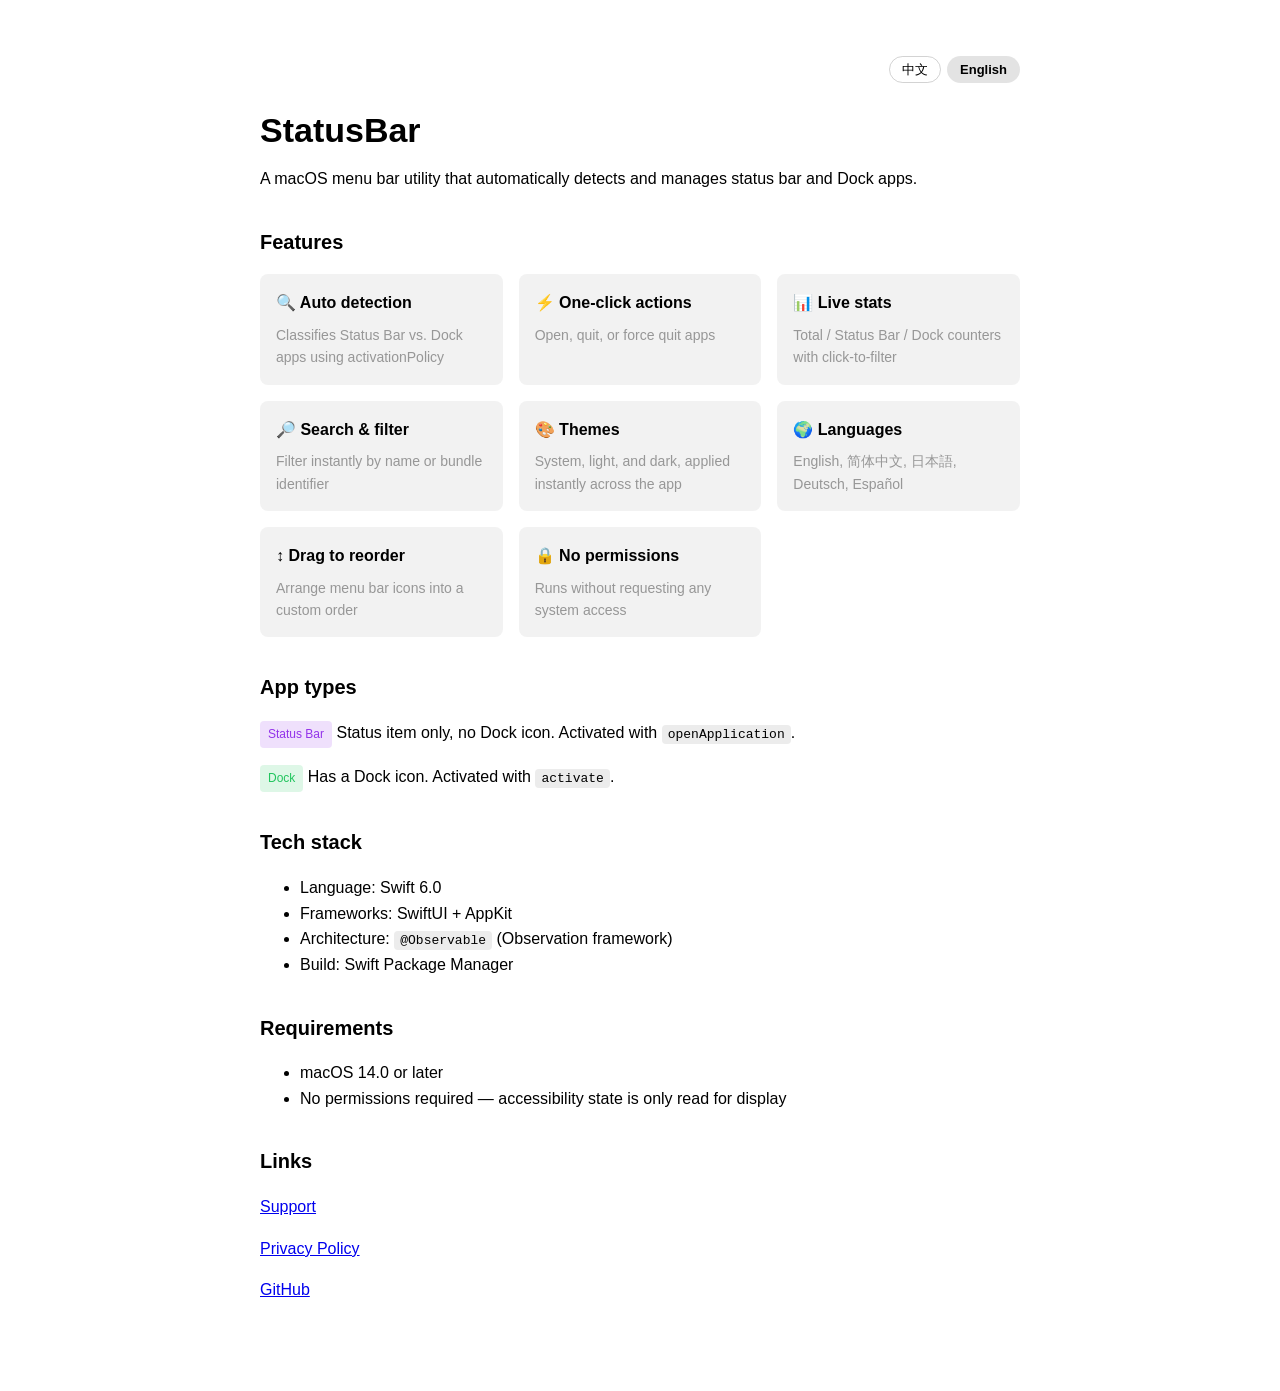
<file: docs/index.html>
<!doctype html>
<html lang="zh-CN">
  <head>
    <meta charset="utf-8">
    <meta name="viewport" content="width=device-width, initial-scale=1">
    <meta name="description" content="StatusBar — macOS menu bar manager that detects and manages status bar and Dock apps.">
    <title
      data-title-zh-CN="StatusBar - macOS 菜单栏管理工具"
      data-title-en="StatusBar - macOS Menu Bar Manager"
    >StatusBar - macOS 菜单栏管理工具</title>
    <link rel="stylesheet" href="./assets/site.css">
    <script src="./assets/i18n.js" defer></script>
  </head>
  <body>
    <main>
      <div class="lang-switch" data-lang-switch role="group" aria-label="Language / 语言">
        <button type="button" data-lang="zh-CN" aria-pressed="true">中文</button>
        <button type="button" data-lang="en" aria-pressed="false">English</button>
      </div>

      <section data-lang-block="zh-CN">
        <h1>StatusBar</h1>
        <p>macOS 菜单栏管理工具，自动检测并管理状态栏和 Dock 应用。</p>

        <h2>功能特性</h2>
        <div class="feature-grid">
          <div class="feature-card">
            <h3>🔍 自动检测</h3>
            <p>基于 activationPolicy 自动区分 Status Bar 和 Dock 应用</p>
          </div>
          <div class="feature-card">
            <h3>⚡ 一键操作</h3>
            <p>打开、退出、强制退出应用</p>
          </div>
          <div class="feature-card">
            <h3>📊 实时统计</h3>
            <p>Total / Status Bar / Dock 统计卡片，点击联动过滤</p>
          </div>
          <div class="feature-card">
            <h3>🔎 搜索过滤</h3>
            <p>按名称或 Bundle ID 快速搜索</p>
          </div>
          <div class="feature-card">
            <h3>🎨 外观主题</h3>
            <p>跟随系统 / 浅色 / 深色，全局即时生效</p>
          </div>
          <div class="feature-card">
            <h3>🌍 多语言</h3>
            <p>简体中文 / English / 日本語 / Deutsch / Español</p>
          </div>
          <div class="feature-card">
            <h3>↕️ 拖拽排序</h3>
            <p>拖拽调整菜单栏图标的自定义顺序</p>
          </div>
          <div class="feature-card">
            <h3>🔒 无需权限</h3>
            <p>运行时不请求任何系统权限</p>
          </div>
        </div>

        <h2>App 类型</h2>
        <p>
          <span class="badge badge-statusbar">Status Bar</span>
          仅有状态栏图标，无 Dock 图标。使用 <code>openApplication</code> 激活。
        </p>
        <p>
          <span class="badge badge-dock">Dock</span>
          有 Dock 图标。使用 <code>activate</code> 激活。
        </p>

        <h2>技术栈</h2>
        <ul>
          <li>语言：Swift 6.0</li>
          <li>框架：SwiftUI + AppKit</li>
          <li>架构：<code>@Observable</code>（Observation framework）</li>
          <li>构建：Swift Package Manager</li>
        </ul>

        <h2>系统要求</h2>
        <ul>
          <li>macOS 14.0+</li>
          <li>不请求任何权限：应用只读取辅助功能开关状态用于界面只读展示</li>
        </ul>

        <h2>链接</h2>
        <p><a href="./support/">技术支持</a></p>
        <p><a href="./privacy/">隐私政策</a></p>
        <p><a href="https://github.com/sky-jiangcheng/StatusBar">GitHub</a></p>
      </section>

      <section data-lang-block="en" hidden>
        <h1>StatusBar</h1>
        <p>A macOS menu bar utility that automatically detects and manages status bar and Dock apps.</p>

        <h2>Features</h2>
        <div class="feature-grid">
          <div class="feature-card">
            <h3>🔍 Auto detection</h3>
            <p>Classifies Status Bar vs. Dock apps using activationPolicy</p>
          </div>
          <div class="feature-card">
            <h3>⚡ One-click actions</h3>
            <p>Open, quit, or force quit apps</p>
          </div>
          <div class="feature-card">
            <h3>📊 Live stats</h3>
            <p>Total / Status Bar / Dock counters with click-to-filter</p>
          </div>
          <div class="feature-card">
            <h3>🔎 Search &amp; filter</h3>
            <p>Filter instantly by name or bundle identifier</p>
          </div>
          <div class="feature-card">
            <h3>🎨 Themes</h3>
            <p>System, light, and dark, applied instantly across the app</p>
          </div>
          <div class="feature-card">
            <h3>🌍 Languages</h3>
            <p>English, 简体中文, 日本語, Deutsch, Español</p>
          </div>
          <div class="feature-card">
            <h3>↕️ Drag to reorder</h3>
            <p>Arrange menu bar icons into a custom order</p>
          </div>
          <div class="feature-card">
            <h3>🔒 No permissions</h3>
            <p>Runs without requesting any system access</p>
          </div>
        </div>

        <h2>App types</h2>
        <p>
          <span class="badge badge-statusbar">Status Bar</span>
          Status item only, no Dock icon. Activated with <code>openApplication</code>.
        </p>
        <p>
          <span class="badge badge-dock">Dock</span>
          Has a Dock icon. Activated with <code>activate</code>.
        </p>

        <h2>Tech stack</h2>
        <ul>
          <li>Language: Swift 6.0</li>
          <li>Frameworks: SwiftUI + AppKit</li>
          <li>Architecture: <code>@Observable</code> (Observation framework)</li>
          <li>Build: Swift Package Manager</li>
        </ul>

        <h2>Requirements</h2>
        <ul>
          <li>macOS 14.0 or later</li>
          <li>No permissions required — accessibility state is only read for display</li>
        </ul>

        <h2>Links</h2>
        <p><a href="./support/">Support</a></p>
        <p><a href="./privacy/">Privacy Policy</a></p>
        <p><a href="https://github.com/sky-jiangcheng/StatusBar">GitHub</a></p>
      </section>
    </main>
  </body>
</html>
</file>
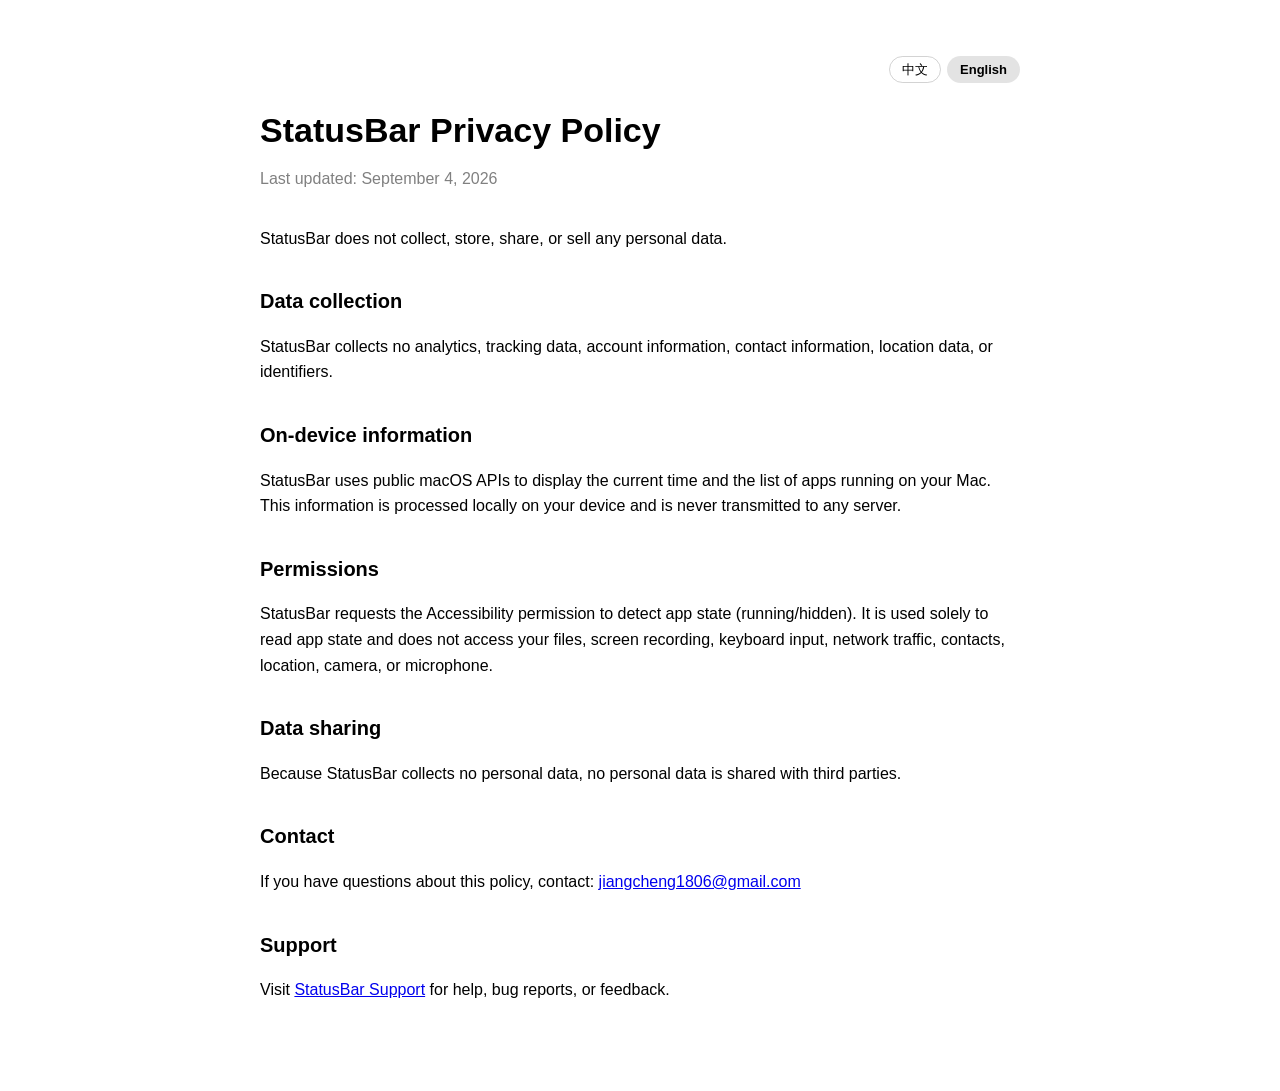
<file: docs/privacy/index.html>
<!doctype html>
<html lang="zh-CN">
  <head>
    <meta charset="utf-8">
    <meta name="viewport" content="width=device-width, initial-scale=1">
    <meta name="description" content="StatusBar Privacy Policy — StatusBar collects no personal data.">
    <title
      data-title-zh-CN="StatusBar - 隐私政策"
      data-title-en="StatusBar - Privacy Policy"
    >StatusBar - 隐私政策</title>
    <link rel="stylesheet" href="../assets/site.css">
    <script src="../assets/i18n.js" defer></script>
  </head>
  <body>
    <main>
      <div class="lang-switch" data-lang-switch role="group" aria-label="Language / 语言">
        <button type="button" data-lang="zh-CN" aria-pressed="true">中文</button>
        <button type="button" data-lang="en" aria-pressed="false">English</button>
      </div>

      <section data-lang-block="zh-CN">
        <h1>StatusBar 隐私政策</h1>
        <p class="muted">最后更新：2026年9月4日</p>

        <p>StatusBar 不收集、存储、共享或出售任何个人数据。</p>

        <h2>数据收集</h2>
        <p>StatusBar 不收集分析数据、跟踪数据、账户信息、联系信息、位置数据或标识符。</p>

        <h2>本地设备信息</h2>
        <p>StatusBar 使用公共 macOS API 来显示当前时间和 Mac 上正在运行的应用程序列表。这些信息在您的设备上本地处理，不会传输到任何服务器。</p>

        <h2>权限</h2>
        <p>StatusBar 请求 Accessibility 权限以检测应用状态（运行中/隐藏）。此权限仅用于读取应用状态，不访问您的文件、屏幕录制、键盘输入、网络流量、联系人、位置、摄像头或麦克风。</p>

        <h2>数据共享</h2>
        <p>由于 StatusBar 不收集个人数据，因此不与第三方共享个人数据。</p>

        <h2>联系</h2>
        <p>如果您对本隐私政策有任何疑问，请联系：<a href="mailto:jiangcheng1806@gmail.com">jiangcheng1806@gmail.com</a></p>

        <h2>支持</h2>
        <p>访问 <a href="./support/">StatusBar 支持</a> 获取帮助、错误报告或反馈。</p>
      </section>

      <section data-lang-block="en" hidden>
        <h1>StatusBar Privacy Policy</h1>
        <p class="muted">Last updated: September 4, 2026</p>

        <p>StatusBar does not collect, store, share, or sell any personal data.</p>

        <h2>Data collection</h2>
        <p>StatusBar collects no analytics, tracking data, account information, contact information, location data, or identifiers.</p>

        <h2>On-device information</h2>
        <p>StatusBar uses public macOS APIs to display the current time and the list of apps running on your Mac. This information is processed locally on your device and is never transmitted to any server.</p>

        <h2>Permissions</h2>
        <p>StatusBar requests the Accessibility permission to detect app state (running/hidden). It is used solely to read app state and does not access your files, screen recording, keyboard input, network traffic, contacts, location, camera, or microphone.</p>

        <h2>Data sharing</h2>
        <p>Because StatusBar collects no personal data, no personal data is shared with third parties.</p>

        <h2>Contact</h2>
        <p>If you have questions about this policy, contact: <a href="mailto:jiangcheng1806@gmail.com">jiangcheng1806@gmail.com</a></p>

        <h2>Support</h2>
        <p>Visit <a href="../support/">StatusBar Support</a> for help, bug reports, or feedback.</p>
      </section>
    </main>
  </body>
</html>
</file>
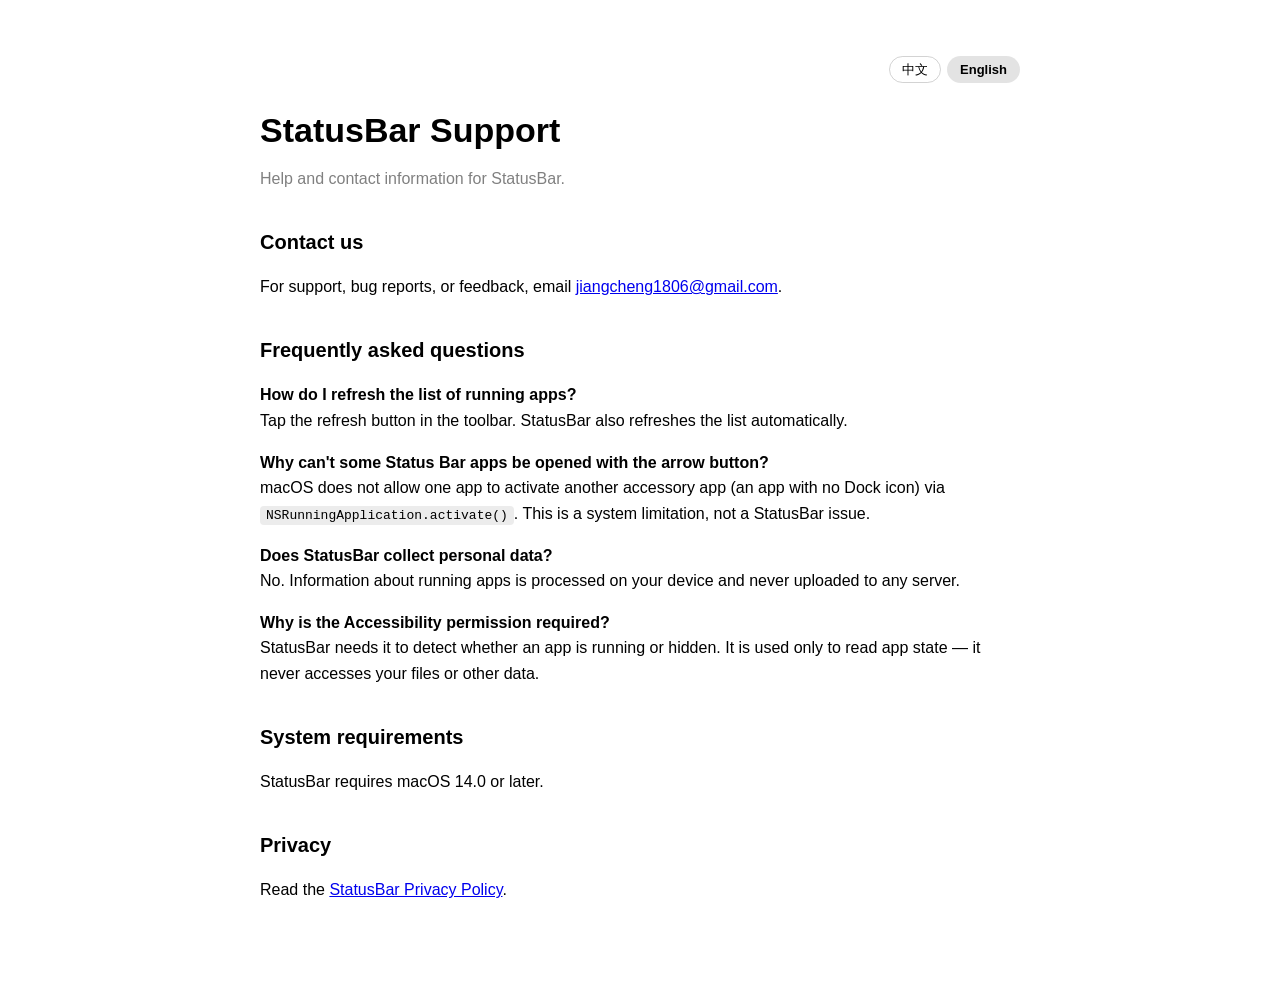
<file: docs/support/index.html>
<!doctype html>
<html lang="zh-CN">
  <head>
    <meta charset="utf-8">
    <meta name="viewport" content="width=device-width, initial-scale=1">
    <meta name="description" content="StatusBar Support — contact, FAQ, and system requirements.">
    <title
      data-title-zh-CN="StatusBar - 技术支持"
      data-title-en="StatusBar - Support"
    >StatusBar - 技术支持</title>
    <link rel="stylesheet" href="../assets/site.css">
    <script src="../assets/i18n.js" defer></script>
  </head>
  <body>
    <main>
      <div class="lang-switch" data-lang-switch role="group" aria-label="Language / 语言">
        <button type="button" data-lang="zh-CN" aria-pressed="true">中文</button>
        <button type="button" data-lang="en" aria-pressed="false">English</button>
      </div>

      <section data-lang-block="zh-CN">
        <h1>StatusBar 技术支持</h1>
        <p class="muted">StatusBar 的帮助和联系信息。</p>

        <h2>联系我们</h2>
        <p>如需支持、错误报告或反馈，请发送邮件至 <a href="mailto:jiangcheng1806@gmail.com">jiangcheng1806@gmail.com</a>。</p>

        <h2>常见问题</h2>
        <p><strong>如何刷新运行中的应用列表？</strong><br>点击工具栏中的刷新按钮。StatusBar 也会自动更新列表。</p>
        <p><strong>为什么有些 Status Bar 应用无法通过箭头按钮打开？</strong><br>macOS 安全限制不允许一个 app 通过 <code>NSRunningApplication.activate()</code> 激活另一个 accessory app（没有 Dock 图标的 app）。这是系统限制，非 StatusBar 问题。</p>
        <p><strong>StatusBar 是否收集个人数据？</strong><br>不。运行中的应用信息在本地处理，不会上传到任何服务器。</p>
        <p><strong>为什么需要 Accessibility 权限？</strong><br>StatusBar 需要此权限来检测应用的运行状态（运行中/隐藏）。此权限仅用于读取应用状态，不访问您的文件或其他数据。</p>

        <h2>系统要求</h2>
        <p>StatusBar 需要 macOS 14.0 或更高版本。</p>

        <h2>隐私</h2>
        <p>阅读 <a href="../privacy/">StatusBar 隐私政策</a>。</p>
      </section>

      <section data-lang-block="en" hidden>
        <h1>StatusBar Support</h1>
        <p class="muted">Help and contact information for StatusBar.</p>

        <h2>Contact us</h2>
        <p>For support, bug reports, or feedback, email <a href="mailto:jiangcheng1806@gmail.com">jiangcheng1806@gmail.com</a>.</p>

        <h2>Frequently asked questions</h2>
        <p><strong>How do I refresh the list of running apps?</strong><br>Tap the refresh button in the toolbar. StatusBar also refreshes the list automatically.</p>
        <p><strong>Why can't some Status Bar apps be opened with the arrow button?</strong><br>macOS does not allow one app to activate another accessory app (an app with no Dock icon) via <code>NSRunningApplication.activate()</code>. This is a system limitation, not a StatusBar issue.</p>
        <p><strong>Does StatusBar collect personal data?</strong><br>No. Information about running apps is processed on your device and never uploaded to any server.</p>
        <p><strong>Why is the Accessibility permission required?</strong><br>StatusBar needs it to detect whether an app is running or hidden. It is used only to read app state — it never accesses your files or other data.</p>

        <h2>System requirements</h2>
        <p>StatusBar requires macOS 14.0 or later.</p>

        <h2>Privacy</h2>
        <p>Read the <a href="../privacy/">StatusBar Privacy Policy</a>.</p>
      </section>
    </main>
  </body>
</html>
</file>
<file: docs/assets/site.css>
:root {
  color-scheme: light dark;
  font-family: -apple-system, BlinkMacSystemFont, "Segoe UI", sans-serif;
}

body {
  margin: 0;
  background: Canvas;
  color: CanvasText;
  line-height: 1.6;
}

main {
  max-width: 760px;
  margin: 0 auto;
  padding: 56px 24px 72px;
}

h1 {
  margin: 0 0 8px;
  font-size: 34px;
  line-height: 1.15;
}

h2 {
  margin-top: 34px;
  font-size: 20px;
}

p,
li {
  font-size: 16px;
}

a {
  color: LinkText;
}

code {
  padding: 2px 6px;
  border-radius: 4px;
  background: rgba(128, 128, 128, 0.15);
  font-family: "SF Mono", Menlo, monospace;
  font-size: 13px;
}

pre {
  padding: 16px;
  border-radius: 8px;
  background: rgba(128, 128, 128, 0.1);
  overflow-x: auto;
}

pre code {
  padding: 0;
  background: none;
}

.muted {
  color: GrayText;
  margin-bottom: 34px;
}

/* Language switcher */
.lang-switch {
  display: flex;
  justify-content: flex-end;
  gap: 6px;
  margin-bottom: 28px;
}

.lang-switch button {
  font: inherit;
  font-size: 13px;
  line-height: 1;
  padding: 6px 12px;
  border: 1px solid rgba(128, 128, 128, 0.35);
  border-radius: 999px;
  background: transparent;
  color: CanvasText;
  cursor: pointer;
}

.lang-switch button:hover {
  background: rgba(128, 128, 128, 0.12);
}

.lang-switch button[aria-pressed="true"] {
  background: rgba(128, 128, 128, 0.22);
  border-color: transparent;
  font-weight: 600;
}

.lang-switch button:focus-visible {
  outline: 2px solid LinkText;
  outline-offset: 2px;
}

/* Landing page only */
.badge {
  display: inline-block;
  padding: 4px 8px;
  border-radius: 4px;
  font-size: 12px;
  font-weight: 500;
}

.badge-statusbar {
  background: rgba(147, 51, 234, 0.15);
  color: rgb(147, 51, 234);
}

.badge-dock {
  background: rgba(34, 197, 94, 0.15);
  color: rgb(34, 197, 94);
}

.feature-grid {
  display: grid;
  grid-template-columns: repeat(auto-fit, minmax(200px, 1fr));
  gap: 16px;
  margin-top: 16px;
}

.feature-card {
  padding: 16px;
  border-radius: 8px;
  background: rgba(128, 128, 128, 0.1);
}

.feature-card h3 {
  margin: 0 0 8px;
  font-size: 16px;
}

.feature-card p {
  margin: 0;
  font-size: 14px;
  color: rgba(128, 128, 128, 0.8);
}
</file>
